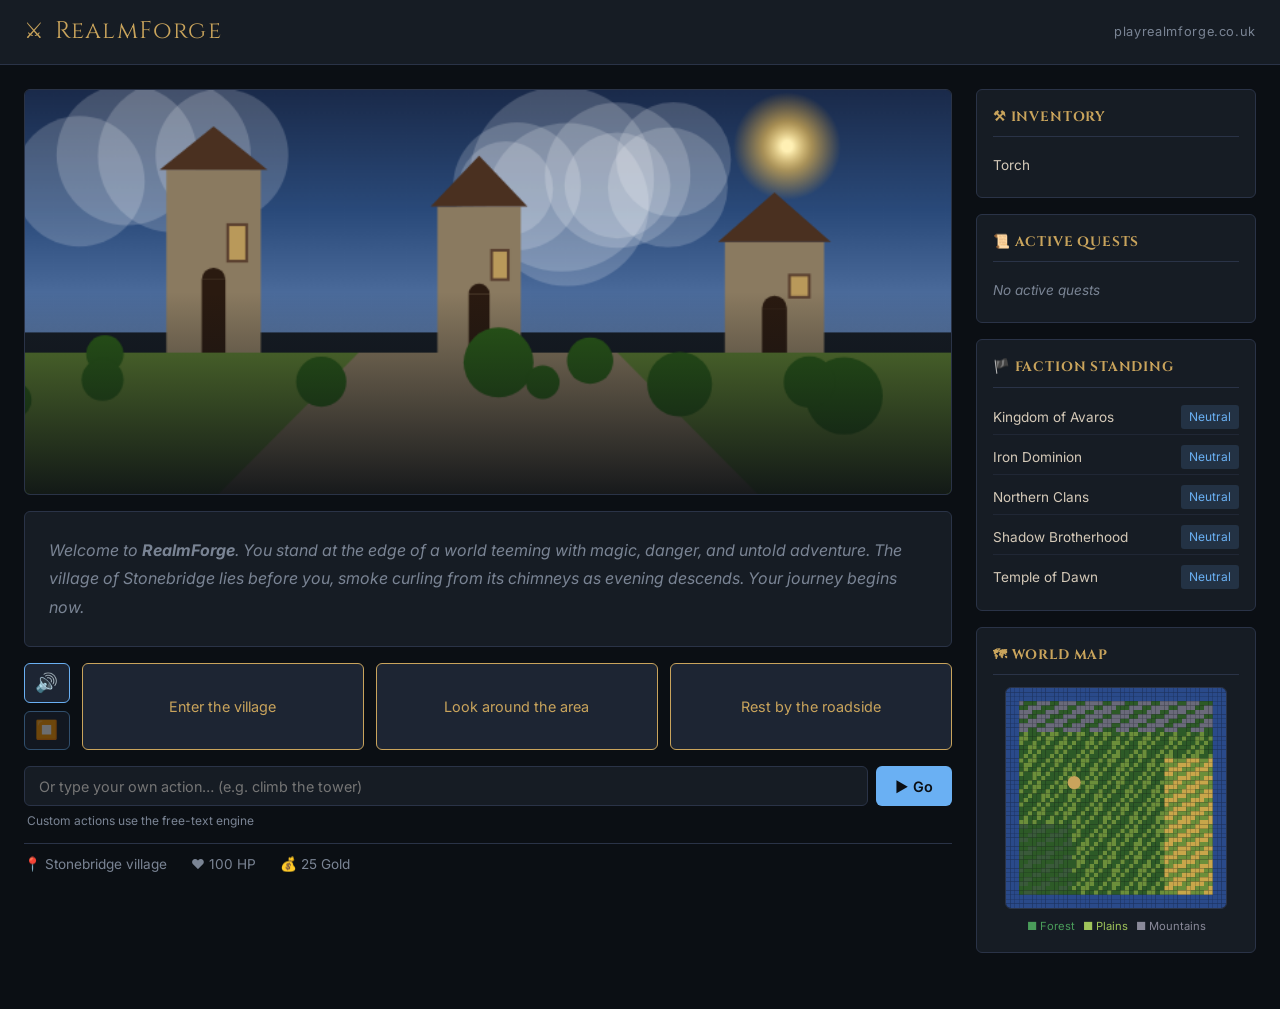
<file: public_html/public/index.html>
<!DOCTYPE html>
<html lang="en">
<head>
  <meta charset="UTF-8" />
  <meta name="viewport" content="width=device-width, initial-scale=1.0" />
  <title>RealmForge – AI Cinematic Adventure RPG</title>
  <link rel="preconnect" href="https://fonts.googleapis.com" />
  <link rel="preconnect" href="https://fonts.gstatic.com" crossorigin />
  <link href="https://fonts.googleapis.com/css2?family=Cinzel:wght@400;600;700&amp;family=Inter:wght@300;400;500&amp;display=swap" rel="stylesheet" />
  <link rel="stylesheet" href="style.css" />
</head>
<body>

  <!-- ── Header ───────────────────────────────────────────────────────────── -->
  <header class="site-header">
    <div class="header-inner">
      <div class="logo">
        <span class="logo-icon">⚔</span>
        <span class="logo-text">RealmForge</span>
      </div>
      <span class="domain">playrealmforge.co.uk</span>
    </div>
  </header>

  <!-- ── Main Layout ──────────────────────────────────────────────────────── -->
  <main class="game-layout">

    <!-- Left: Scene + Story + Choices -->
    <section class="main-panel">

      <!-- Scene Image (HTML5 Canvas – generated in browser) -->
      <div class="scene-container" id="sceneContainer">
        <canvas id="sceneCanvas" class="scene-image" width="800" height="300" aria-label="Procedurally generated scene illustration"></canvas>
        <div class="scene-overlay" id="sceneOverlay"></div>
      </div>

      <!-- Story Text -->
      <div class="story-panel" id="storyPanel">
        <div class="story-text" id="storyText">
          <p class="story-intro">
            Welcome to <strong>RealmForge</strong>. You stand at the edge of a world teeming with
            magic, danger, and untold adventure. The village of Stonebridge lies before you,
            smoke curling from its chimneys as evening descends. Your journey begins now.
          </p>
        </div>
      </div>

      <!-- Choice Buttons + TTS Controls -->
      <!-- tts-controls sits to the left of the three choices; remove this div to remove TTS -->
      <div class="choices-row">
        <div class="tts-controls" id="ttsControls">
          <button class="tts-btn" id="ttsPlay" aria-label="Read story aloud" title="Read story aloud">🔊</button>
          <button class="tts-btn" id="ttsStop" aria-label="Stop reading" title="Stop reading" disabled>⏹️</button>
        </div>
        <div class="choices-panel" id="choicesPanel">
          <button class="choice-btn" data-choice="0" id="choice0">Enter the village</button>
          <button class="choice-btn" data-choice="1" id="choice1">Look around the area</button>
          <button class="choice-btn" data-choice="2" id="choice2">Rest by the roadside</button>
        </div>
      </div>

      <!-- Custom Command -->
      <div class="command-panel">
        <div class="command-row">
          <input
            type="text"
            id="customCommand"
            class="command-input"
            placeholder="Or type your own action… (e.g. climb the tower)"
            maxlength="200"
            autocomplete="off"
          />
          <button id="commandSubmit" class="command-btn">▶ Go</button>
        </div>
        <div class="command-hint">Custom actions use the free-text engine</div>
      </div>

      <!-- Status Bar -->
      <div class="status-bar" id="statusBar">
        <span class="status-item" id="statusLocation">📍 Stonebridge Village</span>
        <span class="status-item" id="statusHealth">❤️ 100 HP</span>
        <span class="status-item" id="statusGold">💰 25 Gold</span>
      </div>

    </section>

    <!-- Right: Sidebar -->
    <aside class="sidebar">

      <!-- Inventory -->
      <div class="sidebar-section" id="inventorySection">
        <h3 class="sidebar-title">⚒ Inventory</h3>
        <ul class="item-list" id="inventoryList">
          <li class="item-entry">Torch</li>
        </ul>
      </div>

      <!-- Quests -->
      <div class="sidebar-section" id="questsSection">
        <h3 class="sidebar-title">📜 Active Quests</h3>
        <ul class="item-list" id="questList">
          <li class="item-entry quest-none">No active quests</li>
        </ul>
      </div>

      <!-- Factions -->
      <div class="sidebar-section" id="factionsSection">
        <h3 class="sidebar-title">🏴 Faction Standing</h3>
        <ul class="item-list" id="factionList">
          <li class="item-entry faction-entry">
            <span>Kingdom of Avaros</span>
            <span class="faction-rep neutral">Neutral</span>
          </li>
        </ul>
      </div>

      <!-- Mini Map -->
      <div class="sidebar-section">
        <h3 class="sidebar-title">🗺 World Map</h3>
        <div class="mini-map" id="miniMap">
          <canvas id="mapCanvas" width="220" height="220"></canvas>
          <div class="map-legend">
            <span class="legend-item forest">■ Forest</span>
            <span class="legend-item plains">■ Plains</span>
            <span class="legend-item mountains">■ Mountains</span>
          </div>
        </div>
      </div>

    </aside>
  </main>

  <!-- ── Loading Overlay ──────────────────────────────────────────────────── -->
  <div class="loading-overlay hidden" id="loadingOverlay">
    <div class="loading-inner">
      <div class="loading-spinner"></div>
      <p class="loading-text">The Game Master is weaving your story…</p>
    </div>
  </div>

  <!-- ── Notification Toast ───────────────────────────────────────────────── -->
  <div class="toast hidden" id="toast"></div>

  <script src="app.js"></script>
</body>
</html>
</file>
<file: public_html/public/style.css>
/* ─────────────────────────────────────────────────────────────────────────────
   RealmForge – Main Stylesheet
   ───────────────────────────────────────────────────────────────────────────── */

/* ── Variables ──────────────────────────────────────────────────────────────── */
:root {
  --bg-base:       #0b0f14;
  --bg-panel:      #161c24;
  --bg-panel-alt:  #1d2533;
  --color-primary: #c9a45c;
  --color-secondary:#6ab0f3;
  --color-danger:  #e05252;
  --color-success: #5ec97c;
  --color-text:    #d4c9b8;
  --color-muted:   #7a8494;
  --border-color:  #2a3347;
  --font-display:  'Cinzel', serif;
  --font-body:     'Inter', sans-serif;
  --radius:        6px;
  --transition:    0.25s ease;
}

/* ── Reset & Base ───────────────────────────────────────────────────────────── */
*, *::before, *::after { box-sizing: border-box; margin: 0; padding: 0; }

html { font-size: 16px; scroll-behavior: smooth; }

body {
  background-color: var(--bg-base);
  color: var(--color-text);
  font-family: var(--font-body);
  font-weight: 400;
  line-height: 1.65;
  min-height: 100vh;
}

img { display: block; max-width: 100%; }

a { color: var(--color-secondary); text-decoration: none; }
a:hover { text-decoration: underline; }

/* ── Header ─────────────────────────────────────────────────────────────────── */
.site-header {
  background: var(--bg-panel);
  border-bottom: 1px solid var(--border-color);
  padding: 0.75rem 1.5rem;
  position: sticky;
  top: 0;
  z-index: 100;
}

.header-inner {
  max-width: 1400px;
  margin: 0 auto;
  display: flex;
  align-items: center;
  justify-content: space-between;
}

.logo {
  display: flex;
  align-items: center;
  gap: 0.6rem;
  font-family: var(--font-display);
  font-size: 1.5rem;
  color: var(--color-primary);
  letter-spacing: 0.05em;
}

.logo-icon { font-size: 1.4rem; }

.domain {
  font-size: 0.8rem;
  color: var(--color-muted);
  letter-spacing: 0.05em;
}

/* ── Game Layout ─────────────────────────────────────────────────────────────── */
.game-layout {
  max-width: 1400px;
  margin: 1.5rem auto;
  padding: 0 1.5rem 2rem;
  display: grid;
  grid-template-columns: 1fr 280px;
  gap: 1.5rem;
  align-items: start;
}

@media (max-width: 900px) {
  .game-layout { grid-template-columns: 1fr; }
  .sidebar { order: 2; }
}

/* ── Scene ───────────────────────────────────────────────────────────────────── */
.scene-container {
  position: relative;
  background: var(--bg-panel);
  border: 1px solid var(--border-color);
  border-radius: var(--radius);
  overflow: hidden;
  aspect-ratio: 16 / 7;
  display: flex;
  align-items: center;
  justify-content: center;
}

.scene-placeholder {
  display: flex;
  flex-direction: column;
  align-items: center;
  gap: 0.75rem;
  color: var(--color-muted);
}

.scene-icon { font-size: 3rem; }

.scene-image {
  width: 100%;
  height: 100%;
  object-fit: cover;
  transition: opacity 0.6s ease;
}

.scene-overlay {
  position: absolute;
  inset: 0;
  background: linear-gradient(to bottom, transparent 50%, rgba(11,15,20,0.9) 100%);
  pointer-events: none;
}

/* ── Story Panel ─────────────────────────────────────────────────────────────── */
.story-panel {
  background: var(--bg-panel);
  border: 1px solid var(--border-color);
  border-radius: var(--radius);
  padding: 1.5rem;
  margin-top: 1rem;
  min-height: 120px;
}

.story-text {
  font-size: 1rem;
  line-height: 1.8;
  color: var(--color-text);
}

.story-text.fade-in {
  animation: fadeInText 0.5s ease forwards;
}

.story-intro { font-style: italic; color: var(--color-muted); }

@keyframes fadeInText {
  from { opacity: 0; transform: translateY(8px); }
  to   { opacity: 1; transform: translateY(0); }
}

/* ── Choices ─────────────────────────────────────────────────────────────────── */

/* Outer row: TTS controls on the left, choice buttons filling the rest */
.choices-row {
  display: flex;
  gap: 0.75rem;
  align-items: stretch;
  margin-top: 1rem;
}

.choices-panel {
  flex: 1;
  display: grid;
  grid-template-columns: repeat(3, 1fr);
  gap: 0.75rem;
}

@media (max-width: 640px) {
  .choices-row    { flex-direction: column; }
  .tts-controls   { flex-direction: row; }
  .choices-panel  { grid-template-columns: 1fr; }
}

.choice-btn {
  background: var(--bg-panel-alt);
  color: var(--color-primary);
  border: 1px solid var(--color-primary);
  border-radius: var(--radius);
  padding: 0.75rem 1rem;
  font-family: var(--font-body);
  font-size: 0.9rem;
  cursor: pointer;
  transition: background var(--transition), box-shadow var(--transition);
  text-align: center;
}

.choice-btn:hover:not(:disabled) {
  background: rgba(201,164,92,0.15);
  box-shadow: 0 0 12px rgba(201,164,92,0.35);
}

.choice-btn:disabled {
  opacity: 0.45;
  cursor: not-allowed;
}

/* ── TTS (Text-to-Speech) Buttons ───────────────────────────────────────────── */
/* Vertically stacked Play / Stop buttons shown to the left of the choice buttons */
.tts-controls {
  display: flex;
  flex-direction: column;
  gap: 0.5rem;
  justify-content: center;
  flex-shrink: 0;
}

.tts-btn {
  background: var(--bg-panel-alt);
  color: var(--color-secondary);
  border: 1px solid var(--color-secondary);
  border-radius: var(--radius);
  padding: 0.6rem 0.65rem;
  font-size: 1.15rem;
  line-height: 1;
  cursor: pointer;
  transition: background var(--transition), box-shadow var(--transition);
}

.tts-btn:hover:not(:disabled) {
  background: rgba(106,176,243,0.15);
  box-shadow: 0 0 10px rgba(106,176,243,0.3);
}

.tts-btn:disabled {
  opacity: 0.4;
  cursor: not-allowed;
}

/* ── Command Input ───────────────────────────────────────────────────────────── */
.command-panel {
  margin-top: 1rem;
  display: flex;
  flex-direction: column;
  gap: 0.3rem;
}

.command-row {
  display: flex;
  gap: 0.5rem;
}

.command-input {
  flex: 1;
  background: var(--bg-panel);
  border: 1px solid var(--border-color);
  border-radius: var(--radius);
  color: var(--color-text);
  font-family: var(--font-body);
  font-size: 0.9rem;
  padding: 0.65rem 0.9rem;
  transition: border-color var(--transition);
}

.command-input:focus {
  outline: none;
  border-color: var(--color-secondary);
}

.command-btn {
  background: var(--color-secondary);
  color: var(--bg-base);
  border: none;
  border-radius: var(--radius);
  padding: 0.65rem 1.2rem;
  font-family: var(--font-body);
  font-size: 0.9rem;
  font-weight: 600;
  cursor: pointer;
  white-space: nowrap;
  transition: opacity var(--transition);
}

.command-btn:hover:not(:disabled) { opacity: 0.85; }
.command-btn:disabled { opacity: 0.45; cursor: not-allowed; }

.command-hint {
  font-size: 0.75rem;
  color: var(--color-muted);
  padding-left: 0.2rem;
}

/* ── Status Bar ──────────────────────────────────────────────────────────────── */
.status-bar {
  display: flex;
  gap: 1.5rem;
  padding: 0.6rem 0;
  border-top: 1px solid var(--border-color);
  margin-top: 0.75rem;
  flex-wrap: wrap;
}

.status-item {
  font-size: 0.85rem;
  color: var(--color-muted);
}

/* ── Sidebar ─────────────────────────────────────────────────────────────────── */
.sidebar {
  display: flex;
  flex-direction: column;
  gap: 1rem;
}

.sidebar-section {
  background: var(--bg-panel);
  border: 1px solid var(--border-color);
  border-radius: var(--radius);
  padding: 1rem;
}

.sidebar-title {
  font-family: var(--font-display);
  font-size: 0.85rem;
  color: var(--color-primary);
  letter-spacing: 0.06em;
  text-transform: uppercase;
  margin-bottom: 0.75rem;
  border-bottom: 1px solid var(--border-color);
  padding-bottom: 0.5rem;
}

.item-list {
  list-style: none;
  display: flex;
  flex-direction: column;
  gap: 0.3rem;
}

.item-entry {
  font-size: 0.85rem;
  padding: 0.3rem 0;
  border-bottom: 1px solid rgba(42,51,71,0.5);
  color: var(--color-text);
}

.item-entry:last-child { border-bottom: none; }

.quest-none, .item-entry.empty { color: var(--color-muted); font-style: italic; }

/* ── Faction Rep ─────────────────────────────────────────────────────────────── */
.faction-entry {
  display: flex;
  justify-content: space-between;
  align-items: center;
}

.faction-rep {
  font-size: 0.75rem;
  padding: 0.15rem 0.5rem;
  border-radius: 3px;
}

.faction-rep.neutral    { background: rgba(106,176,243,0.15); color: var(--color-secondary); }
.faction-rep.friendly   { background: rgba(94,201,124,0.15);  color: var(--color-success); }
.faction-rep.hostile    { background: rgba(224,82,82,0.15);   color: var(--color-danger); }
.faction-rep.honoured   { background: rgba(201,164,92,0.15);  color: var(--color-primary); }

/* ── Mini Map ────────────────────────────────────────────────────────────────── */
.mini-map {
  display: flex;
  flex-direction: column;
  align-items: center;
  gap: 0.5rem;
}

#mapCanvas {
  border: 1px solid var(--border-color);
  border-radius: var(--radius);
  display: block;
}

.map-legend {
  display: flex;
  flex-wrap: wrap;
  gap: 0.5rem;
  justify-content: center;
}

.legend-item {
  font-size: 0.7rem;
  color: var(--color-muted);
}

.legend-item.forest    { color: #4a9c5a; }
.legend-item.plains    { color: #a0c45a; }
.legend-item.mountains { color: #8a8a9a; }

/* ── Loading Overlay ─────────────────────────────────────────────────────────── */
.loading-overlay {
  position: fixed;
  inset: 0;
  background: rgba(11,15,20,0.85);
  display: flex;
  align-items: center;
  justify-content: center;
  z-index: 1000;
  backdrop-filter: blur(3px);
}

.loading-inner {
  display: flex;
  flex-direction: column;
  align-items: center;
  gap: 1rem;
}

.loading-spinner {
  width: 48px;
  height: 48px;
  border: 3px solid var(--border-color);
  border-top-color: var(--color-primary);
  border-radius: 50%;
  animation: spin 0.9s linear infinite;
}

@keyframes spin {
  to { transform: rotate(360deg); }
}

.loading-text {
  font-family: var(--font-display);
  font-size: 0.9rem;
  color: var(--color-primary);
  letter-spacing: 0.04em;
}

/* ── Toast ───────────────────────────────────────────────────────────────────── */
.toast {
  position: fixed;
  bottom: 2rem;
  left: 50%;
  transform: translateX(-50%) translateY(20px);
  background: var(--bg-panel-alt);
  color: var(--color-text);
  border: 1px solid var(--border-color);
  border-radius: var(--radius);
  padding: 0.75rem 1.5rem;
  font-size: 0.9rem;
  opacity: 0;
  transition: opacity 0.3s ease, transform 0.3s ease;
  z-index: 2000;
  pointer-events: none;
}

.toast.show {
  opacity: 1;
  transform: translateX(-50%) translateY(0);
}

/* ── Utility ─────────────────────────────────────────────────────────────────── */
.hidden { display: none !important; }
</file>
